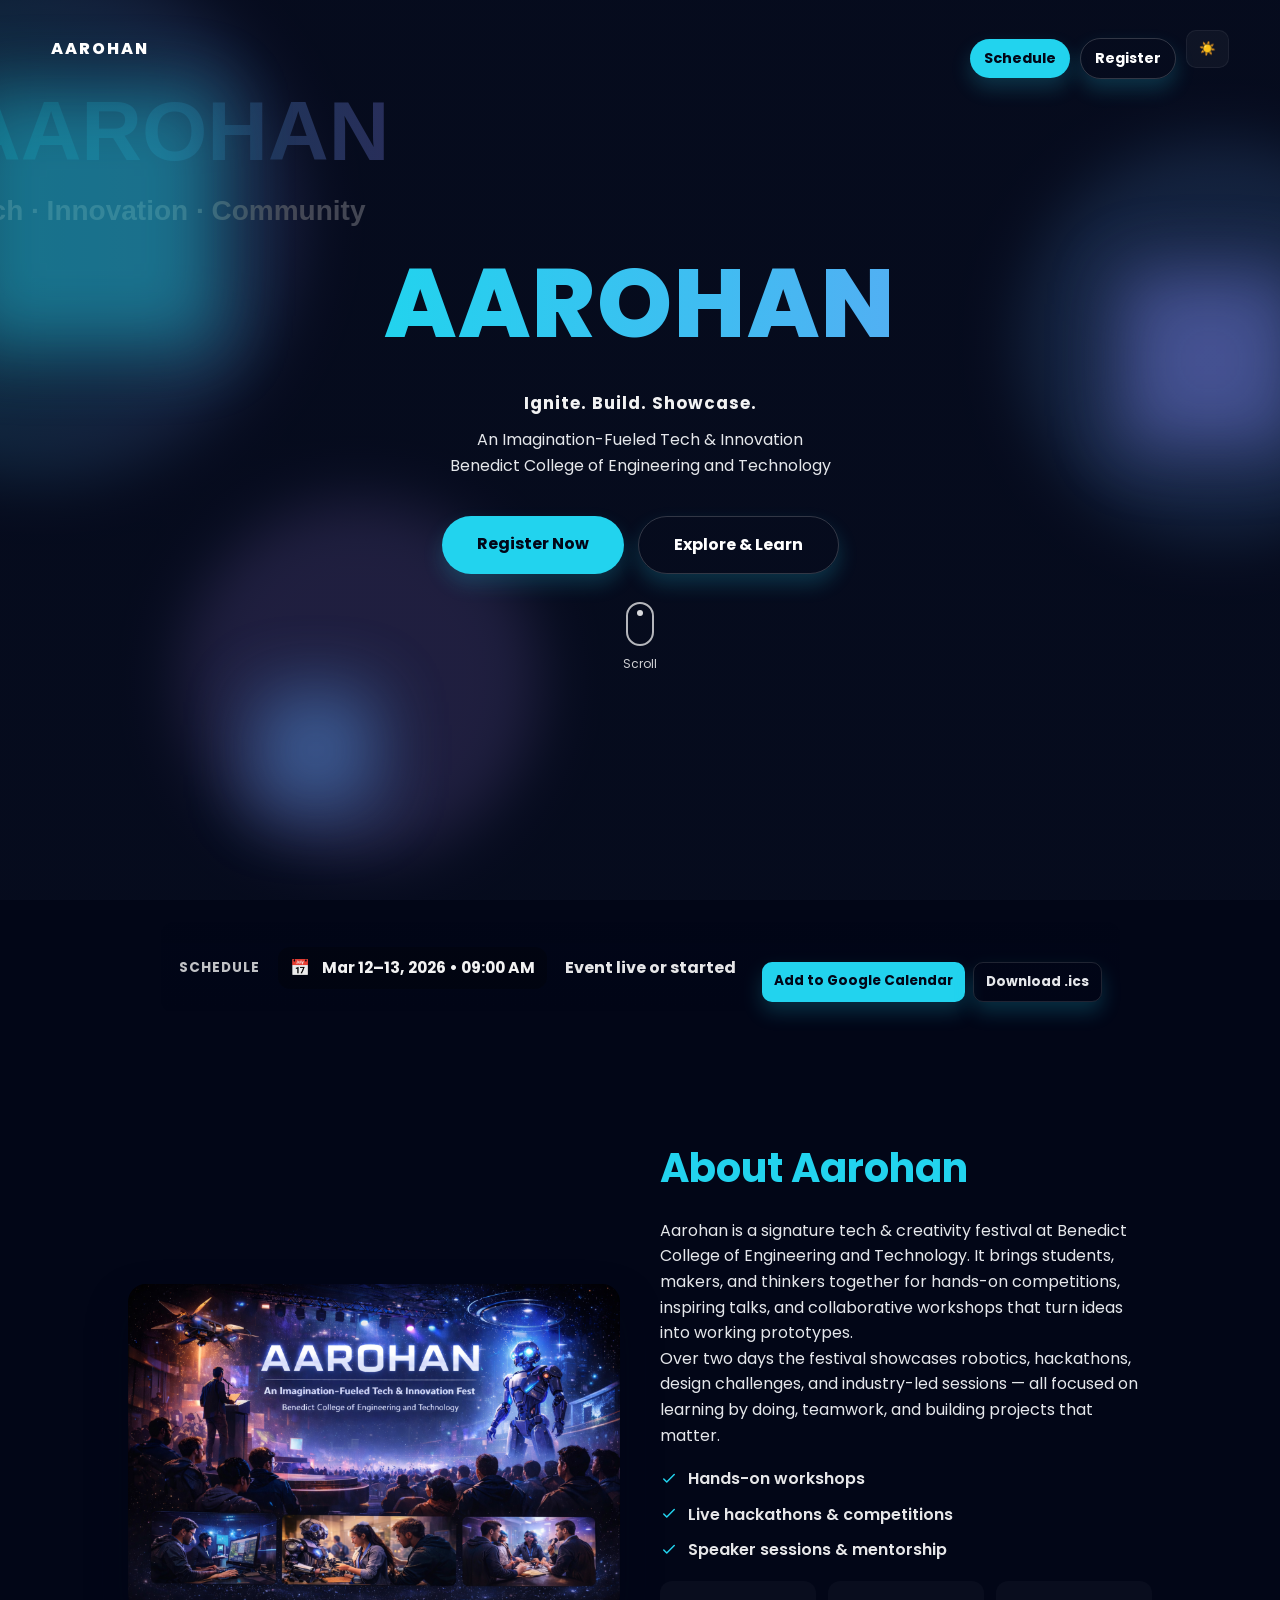
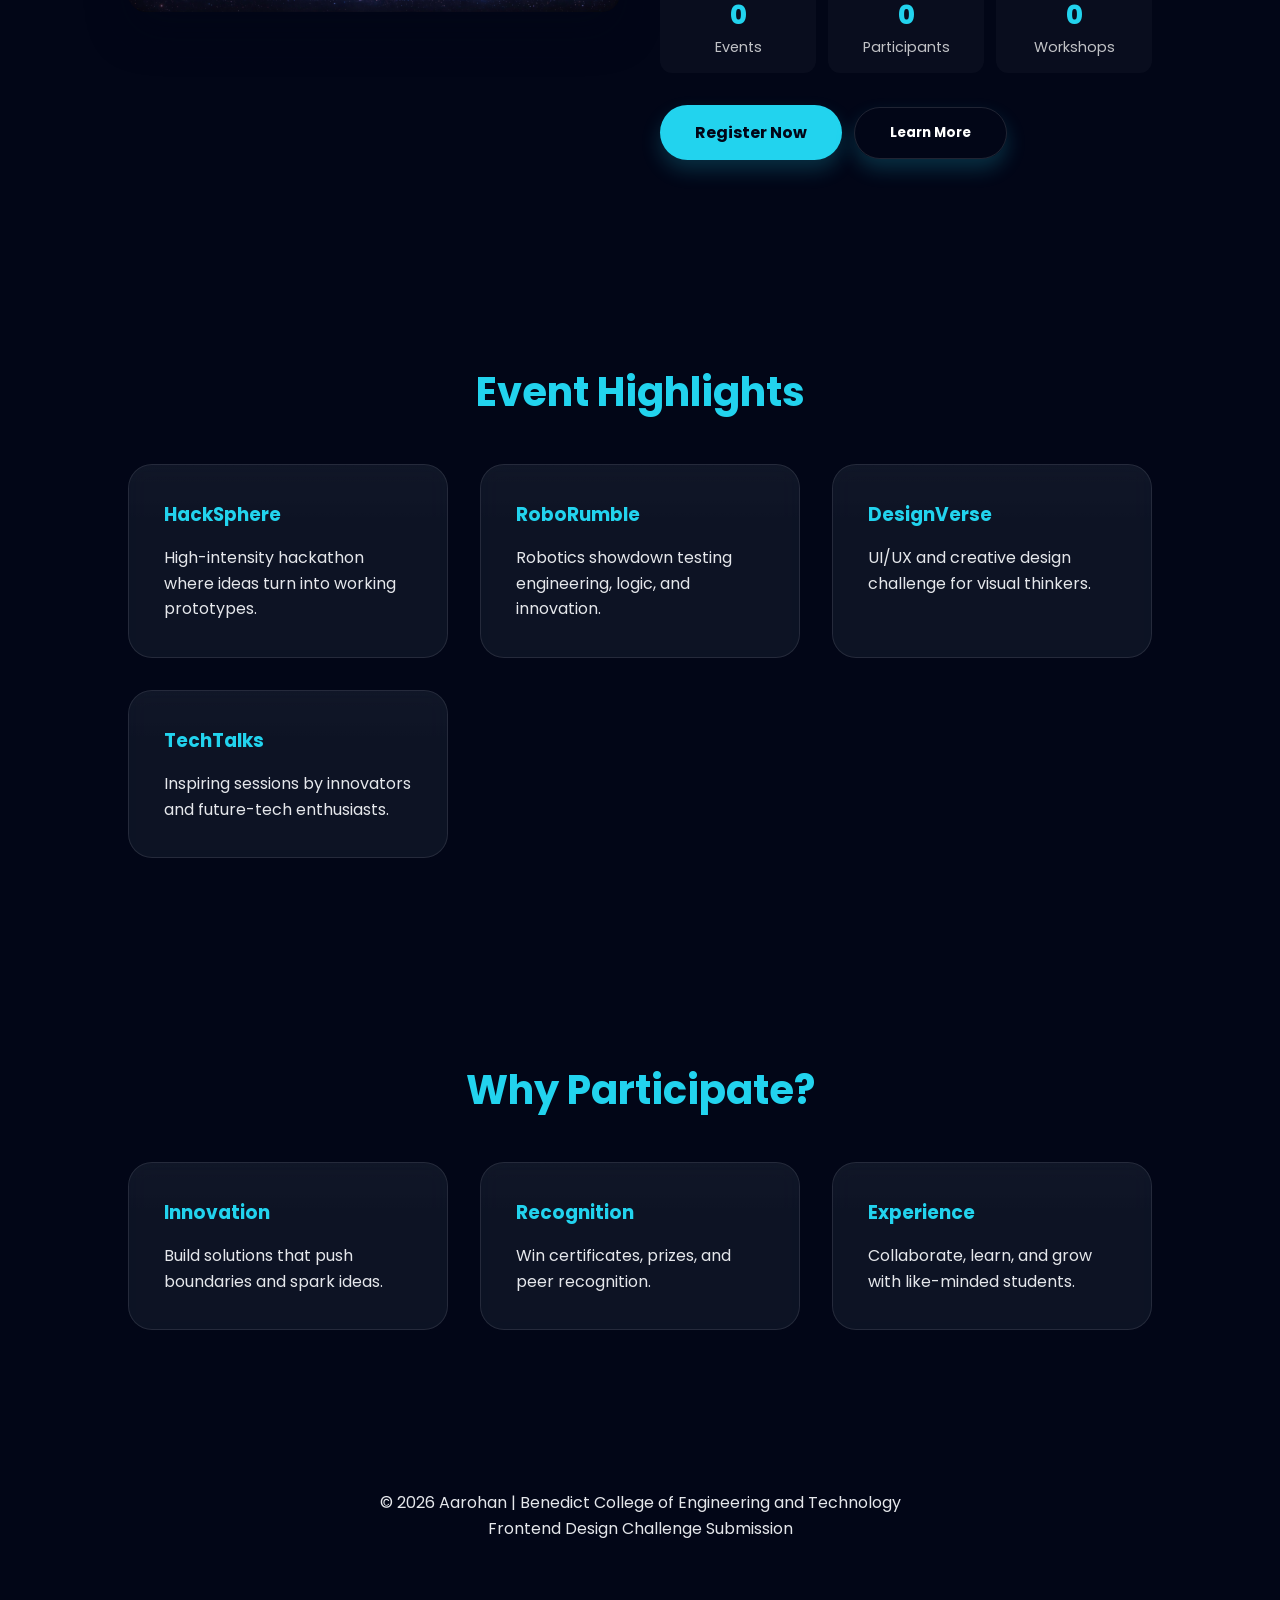
<file: index.html>
<!DOCTYPE html>
<html lang="en">
<head>
  <meta charset="UTF-8" />
  <meta name="viewport" content="width=device-width, initial-scale=1.0" />
  <title>AAROHAN | Benedict College of Engineering and Technology</title>
  <link href="https://fonts.googleapis.com/css2?family=Poppins:wght@300;400;600;700&display=swap" rel="stylesheet">
  <link rel="stylesheet" href="style.css">
</head>
<body>

<header class="hero">
  <nav class="topnav">
    <div class="brand">AAROHAN</div>
    <div class="nav-actions">
      <a href="schedule.html" class="btn small">Schedule</a>
      <a href="#register" class="btn small ghost">Register</a>
      <button class="toggle" id="themeToggle" aria-label="Toggle theme">🌙</button>
    </div>
  </nav>

  <div class="hero-decor">
    <span class="blob b1"></span>
    <span class="blob b2"></span>
    <span class="blob b3"></span>
  </div>

  <div class="overlay">
    <h1 class="hero-title">AAROHAN</h1>
    <p class="hero-sub">Ignite. Build. Showcase.</p>
    <p class="tagline">An Imagination-Fueled Tech & Innovation Fest</p>
    <p class="college">Benedict College of Engineering and Technology</p>

    <div class="hero-ctas">
      <a href="#register" class="btn">Register Now</a>
      <a href="#about" class="btn ghost">Explore & Learn</a>
    </div>

    <a class="scroll-down" href="#about" aria-label="Scroll to about">
      <span class="mouse">
        <span class="wheel"></span>
      </span>
      <span class="scroll-text">Scroll</span>
    </a>
  </div>
</header>

<!-- Separate Event banner / countdown (kept outside the hero) -->
<section id="event" class="event-banner fade">
  <div class="container">
    <div class="event-row">
      <div class="event-label">Schedule</div>
      <div class="event-date" data-date="2026-03-12T09:00:00" data-end="2026-03-13T17:00:00"><span class="ev-icon">📅</span><span class="ev-text">Mar 12–13, 2026 • 09:00 AM</span></div>
      <div class="countdown" aria-live="polite">
        <span class="cd-days">--</span>d
        <span class="cd-hours">--</span>h
        <span class="cd-mins">--</span>m
        <span class="cd-secs">--</span>s
      </div>
      <div class="event-actions">
        <a id="gcalLink" class="btn small" target="_blank" rel="noopener">Add to Google Calendar</a>
        <a id="icsLink" class="btn small ghost" download="aarohan-event.ics">Download .ics</a>
      </div>
    </div>
  </div>
</section>

<section id="about" class="fade">
  <div class="container about-grid">
    <div class="about-image fade">
      <img src="hero.png" alt="Students and technology at Aarohan" />
    </div>

    <div class="about-content fade">
      <h2>About Aarohan</h2>
      <p>
        Aarohan is a signature tech & creativity festival at Benedict College of Engineering and Technology.
        It brings students, makers, and thinkers together for hands-on competitions, inspiring talks, and
        collaborative workshops that turn ideas into working prototypes.
      </p>
      <p>
        Over two days the festival showcases robotics, hackathons, design challenges, and industry-led
        sessions — all focused on learning by doing, teamwork, and building projects that matter.
      </p>

      <ul class="about-features">
        <li><svg width="18" height="18" viewBox="0 0 24 24" fill="none" aria-hidden="true"><path d="M5 12l4 4L19 6" stroke="currentColor" stroke-width="2" stroke-linecap="round" stroke-linejoin="round"/></svg> Hands-on workshops</li>
        <li><svg width="18" height="18" viewBox="0 0 24 24" fill="none" aria-hidden="true"><path d="M5 12l4 4L19 6" stroke="currentColor" stroke-width="2" stroke-linecap="round" stroke-linejoin="round"/></svg> Live hackathons & competitions</li>
        <li><svg width="18" height="18" viewBox="0 0 24 24" fill="none" aria-hidden="true"><path d="M5 12l4 4L19 6" stroke="currentColor" stroke-width="2" stroke-linecap="round" stroke-linejoin="round"/></svg> Speaker sessions & mentorship</li>
      </ul>

      <div class="stats">
        <div class="stat">
          <div class="number" data-target="50">0</div>
          <div class="label">Events</div>
        </div>
        <div class="stat">
          <div class="number" data-target="200">0</div>
          <div class="label">Participants</div>
        </div>
        <div class="stat">
          <div class="number" data-target="30">0</div>
          <div class="label">Workshops</div>
        </div>
      </div>

      <div class="about-cta">
        <a href="#register" class="btn">Register Now</a>
        <button class="btn secondary" id="learnMoreBtn">Learn More</button>
      </div>
    </div>
  </div>

  <!-- About modal -->
  <div id="about-modal" class="modal" aria-hidden="true">
    <div class="modal-backdrop" id="modalBackdrop"></div>
    <div class="modal-panel" role="dialog" aria-modal="true" aria-labelledby="modalTitle">
      <button class="modal-close" id="modalClose" aria-label="Close">×</button>
      <h3 id="modalTitle">A deeper look at Aarohan</h3>
      <p>
        Aarohan focuses on hands-on experience: teams form to solve real problems, mentors guide short
        sprints, and participants demo working prototypes. Judging rewards creativity, usability, and
        technical depth.
      </p>
      <p>
        If you'd like, submit your project idea during registration — mentors may help refine it into a
        competition-ready entry.
      </p>
    </div>
  </div>

</section>

<section id="events" class="fade">
  <h2>Event Highlights</h2>
  <div class="cards">
    <div class="card">
      <h3>HackSphere</h3>
      <p>High-intensity hackathon where ideas turn into working prototypes.</p>
    </div>
    <div class="card">
      <h3>RoboRumble</h3>
      <p>Robotics showdown testing engineering, logic, and innovation.</p>
    </div>
    <div class="card">
      <h3>DesignVerse</h3>
      <p>UI/UX and creative design challenge for visual thinkers.</p>
    </div>
    <div class="card">
      <h3>TechTalks</h3>
      <p>Inspiring sessions by innovators and future-tech enthusiasts.</p>
    </div>
  </div>
</section>

<section id="why" class="fade">
  <h2>Why Participate?</h2>
  <div class="cards">
    <div class="card">
      <h3>Innovation</h3>
      <p>Build solutions that push boundaries and spark ideas.</p>
    </div>
    <div class="card">
      <h3>Recognition</h3>
      <p>Win certificates, prizes, and peer recognition.</p>
    </div>
    <div class="card">
      <h3>Experience</h3>
      <p>Collaborate, learn, and grow with like-minded students.</p>
    </div>
  </div>
</section>

<footer>
  <p>© 2026 Aarohan | Benedict College of Engineering and Technology</p>
  <p>Frontend Design Challenge Submission</p>
</footer>

<script src="script.js"></script>
</body>
</html>
</file>
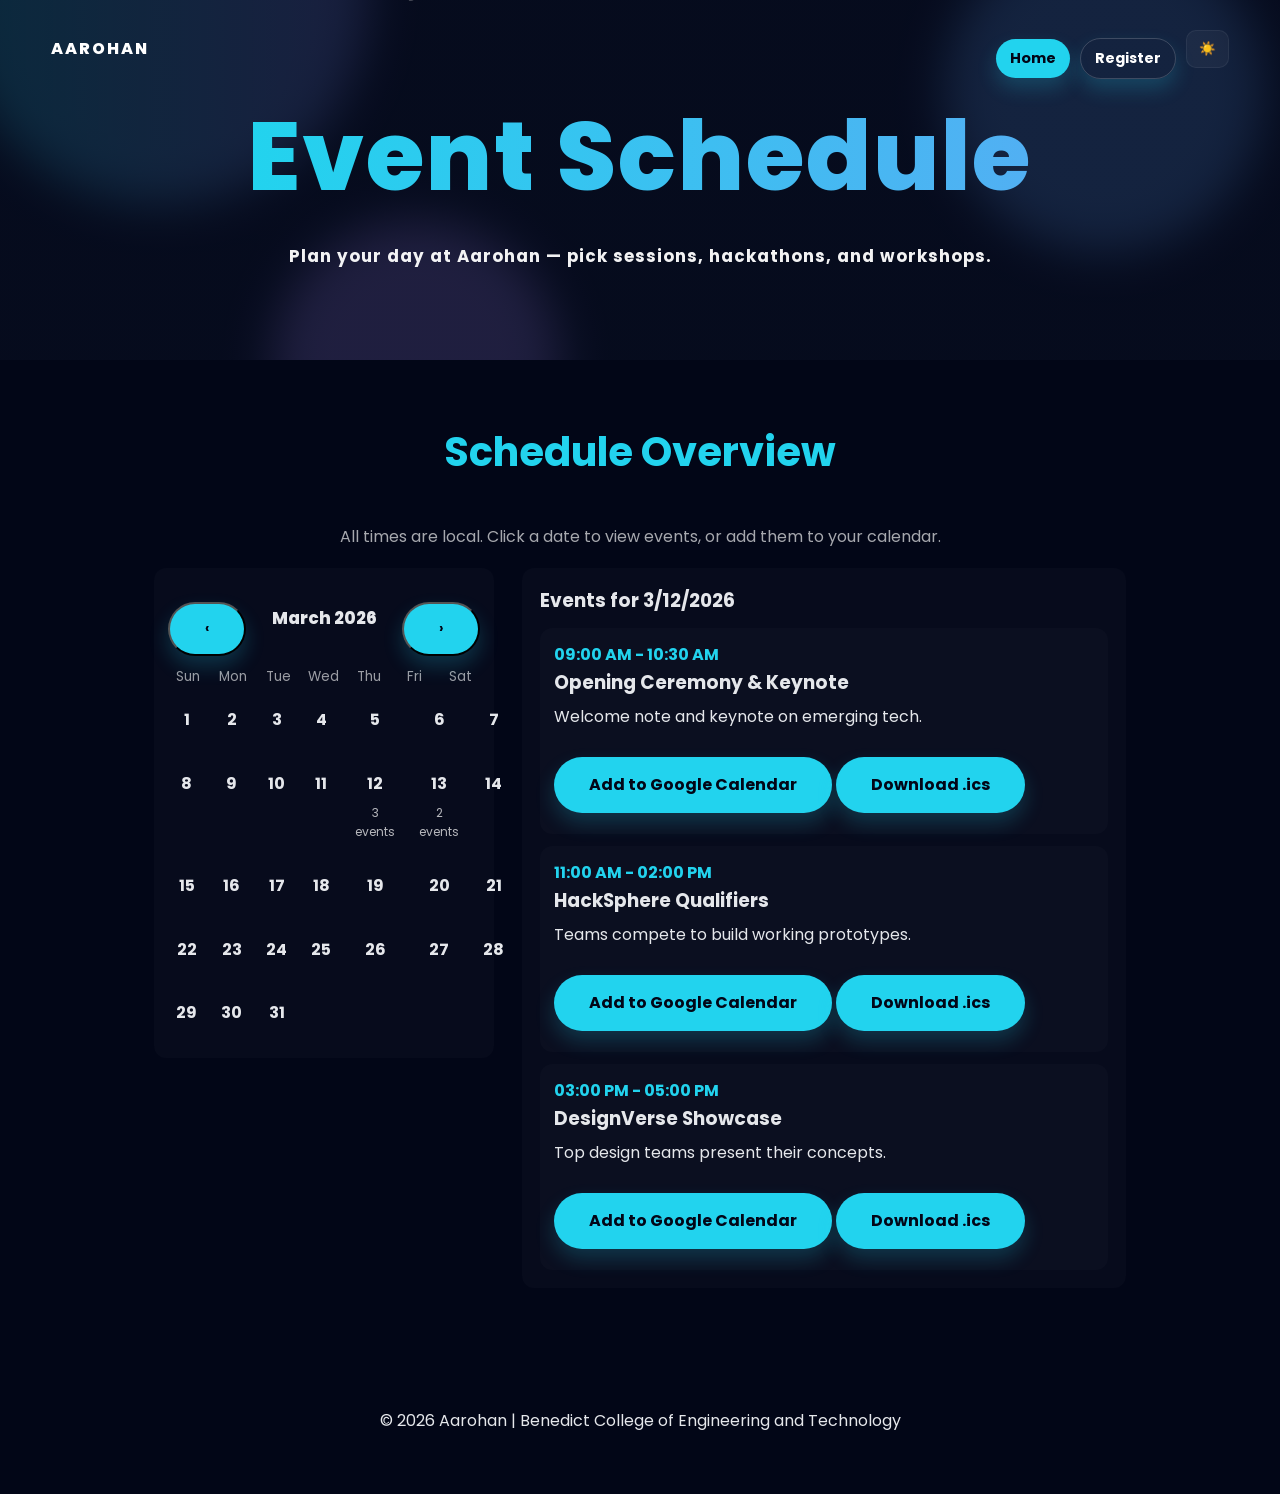
<file: schedule.html>
<!DOCTYPE html>
<html lang="en">
<head>
  <meta charset="utf-8" />
  <meta name="viewport" content="width=device-width,initial-scale=1" />
  <title>Schedule — Aarohan</title>
  <link href="https://fonts.googleapis.com/css2?family=Poppins:wght@300;400;600;700&display=swap" rel="stylesheet">
  <link rel="stylesheet" href="style.css">
</head>
<body>

<header class="hero small-hero">
  <nav class="topnav">
    <div class="brand">AAROHAN</div>
    <div class="nav-actions">
      <a href="index.html" class="btn small">Home</a>
      <a href="#register" class="btn small ghost">Register</a>
      <button class="toggle" id="themeToggle">🌙</button>
    </div>
  </nav>
  <div class="overlay">
    <h1 class="hero-title">Event Schedule</h1>
    <p class="hero-sub">Plan your day at Aarohan — pick sessions, hackathons, and workshops.</p>
  </div>
</header>

<main>
  <section class="fade container schedule">
    <h2>Schedule Overview</h2>
    <p class="muted">All times are local. Click a date to view events, or add them to your calendar.</p>

    <div class="schedule-grid">
      <aside class="calendar-panel">
        <div class="calendar-header">
          <button class="cal-prev btn small" aria-label="Previous month">‹</button>
          <div class="month-label"></div>
          <button class="cal-next btn small" aria-label="Next month">›</button>
        </div>
        <div class="weekday-row">
          <span>Sun</span><span>Mon</span><span>Tue</span><span>Wed</span><span>Thu</span><span>Fri</span><span>Sat</span>
        </div>
        <div class="days-grid"></div>
      </aside>

      <div class="events-panel">
        <div class="events-header">
          <h3 class="events-for">Events for <span class="events-date">—</span></h3>
        </div>
        <div class="events-list">
          <!-- events will be injected here -->
        </div>
      </div>
    </div>

    <!-- Embedded schedule data (edit or extend) -->
    <script type="application/json" id="scheduleData">
    [
      {"title":"Opening Ceremony & Keynote","start":"2026-03-12T09:00:00","end":"2026-03-12T10:30:00","desc":"Welcome note and keynote on emerging tech."},
      {"title":"HackSphere Qualifiers","start":"2026-03-12T11:00:00","end":"2026-03-12T14:00:00","desc":"Teams compete to build working prototypes."},
      {"title":"DesignVerse Showcase","start":"2026-03-12T15:00:00","end":"2026-03-12T17:00:00","desc":"Top design teams present their concepts."},
      {"title":"RoboRumble Finals","start":"2026-03-13T10:00:00","end":"2026-03-13T13:00:00","desc":"Final robotics showdown."},
      {"title":"TechTalks: AI Ethics","start":"2026-03-13T14:00:00","end":"2026-03-13T15:30:00","desc":"Panel discussion on AI ethics."}
    ]
    </script>
  </section>
</main>

<footer>
  <p>© 2026 Aarohan | Benedict College of Engineering and Technology</p>
</footer>

<script src="script.js"></script>
</body>
</html>
</file>
<file: style.css>
:root {
  --primary: #22d3ee;
  --bg-dark: #020617;
  --bg-light: #f8fafc;
  --text-dark: #e5e7eb;
  --text-light: #0f172a;
  --card-bg-dark: rgba(30, 41, 59, 0.4);
  --card-bg-light: #ffffff;
}

* {
  margin: 0;
  padding: 0;
  box-sizing: border-box;
  font-family: 'Poppins', sans-serif;
  scroll-behavior: smooth;
}

body {
  background: var(--bg-dark);
  color: var(--text-dark);
  line-height: 1.6;
  transition: background 0.4s ease, color 0.4s ease;
  overflow-x: hidden;
}

/* LIGHT MODE OVERRIDES */
body.light {
  background: var(--bg-light);
  color: var(--text-light);
}

body.light .card {
  background: var(--card-bg-light);
  color: var(--text-light);
  border: 1px solid rgba(0,0,0,0.05);
  box-shadow: 0 10px 25px rgba(0,0,0,0.05);
}

body.light footer {
  background: #e2e8f0;
  color: #0f172a;
}

/* HERO SECTION */
.hero {
  height: 100vh;
  /* prefer an SVG hero artwork (hero1.svg). If missing, browser will fall back to hero.png */
  background: linear-gradient(rgba(2, 6, 23, 0.7), rgba(2, 6, 23, 0.7)), url("hero1.svg") center / cover no-repeat;
  display: flex;
  align-items: center;
  justify-content: center;
}

.overlay {
  text-align: center;
  padding: 20px;
}

/* Top navigation inside hero */
.topnav {
  position: absolute;
  left: 0; right: 0; top: 18px;
  display: flex; justify-content: space-between; align-items: center;
  padding: 0 4%; z-index: 50;
}
.topnav .brand { font-weight: 800; letter-spacing: 2px; color: white; }
.topnav .nav-actions { display:flex; gap:10px; align-items:center; }
.topnav .btn.small { padding: 8px 14px; font-size: 0.9rem; border-radius: 999px; }

/* Decorative floating blobs */
.hero-decor { position: absolute; inset: 0; pointer-events: none; overflow: visible; }
.blob { position: absolute; filter: blur(36px); opacity: 0.45; transform: translateZ(0); }
.blob.b1 { width: 260px; height: 260px; left: -40px; top: 10%; background: #22d3ee; animation: floaty 6s ease-in-out infinite; }
.blob.b2 { width: 180px; height: 180px; right: -20px; top: 30%; background: #818cf8; animation: floaty 7s ease-in-out infinite reverse; }
.blob.b3 { width: 120px; height: 120px; left: 20%; bottom: 10%; background: #60a5fa; animation: floaty 5.5s ease-in-out infinite; }

@keyframes floaty { 0% { transform: translateY(0) } 50% { transform: translateY(-18px) } 100% { transform: translateY(0) } }

/* subtle blob rotation */
.blob { transform-origin: center; animation-iteration-count: infinite; }
.blob.b1 { animation-name: floaty, rotateSlow; animation-duration: 6s, 18s; animation-timing-function: ease-in-out, linear; }
.blob.b2 { animation-name: floaty, rotateSlow; animation-duration: 7s, 22s; animation-timing-function: ease-in-out, linear; }
.blob.b3 { animation-name: floaty, rotateSlow; animation-duration: 5.5s, 20s; animation-timing-function: ease-in-out, linear; }
@keyframes rotateSlow { 0% { transform: translateY(0) rotate(0deg); } 100% { transform: translateY(0) rotate(360deg); } }

/* Hero subtitle and CTA */
.hero-sub { font-size: 1.05rem; color: rgba(255,255,255,0.95); font-weight: 700; margin: 6px 0 10px; letter-spacing: 1px; }
.hero-ctas { display: flex; gap: 14px; justify-content: center; margin-top: 18px; }
.btn.ghost { background: transparent; color: white; border: 1px solid rgba(255,255,255,0.18); }

/* Fancy CTA entrance */
.hero-ctas { transform-origin: center; animation: ctaPop 900ms cubic-bezier(.2,.9,.3,1) 0.9s both; }
@keyframes ctaPop { 0% { transform: translateY(12px) scale(.96); opacity: 0 } 100% { transform: translateY(0) scale(1); opacity: 1 } }

/* Scroll down indicator */
.scroll-down { display:flex; flex-direction:column; align-items:center; gap:8px; color: rgba(255,255,255,0.85); margin-top: 28px; text-decoration:none; }
.scroll-down .mouse { width: 28px; height: 44px; border: 2px solid rgba(255,255,255,0.7); border-radius: 18px; display:flex; align-items:flex-start; justify-content:center; padding-top:6px; }
.scroll-down .wheel { width:6px; height:6px; background: rgba(255,255,255,0.85); border-radius:50%; animation: wheel 1.6s infinite; }
.scroll-down .scroll-text { font-size:0.75rem; opacity:0.95; }
@keyframes wheel { 0% { transform: translateY(0); opacity: 1 } 60% { transform: translateY(8px); opacity: 0 } 100% { transform: translateY(0); opacity: 1 } }

/* Dark vs light tweaks for hero */
body.light .topnav .brand { color: var(--text-dark); }
body.light .hero-sub, body.light .scroll-down { color: rgba(15,23,42,0.9); }

/* Event banner (separate block) */
.event-banner { padding: 22px 0; display: flex; justify-content: center; }
.event-banner .container { display:flex; justify-content:center; }
.event-row { display:flex; gap:18px; align-items:center; background: linear-gradient(180deg, rgba(2,6,23,0.06), rgba(2,6,23,0)); padding: 12px 18px; border-radius: 14px; }
.event-label { font-size: 0.85rem; color: rgba(255,255,255,0.8); font-weight: 700; text-transform:uppercase; letter-spacing:1px; opacity:0.95; }
.event-date { color: rgba(255,255,255,0.95); font-weight: 700; background: rgba(0,0,0,0.25); padding: 8px 12px; border-radius: 12px; font-size: 0.98rem; display:flex; gap:8px; align-items:center; }
.event-date .ev-icon { font-size: 1rem; }
.event-date .ev-text { margin-left: 4px; }
.countdown { color: rgba(255,255,255,0.9); font-weight: 700; display:flex; gap:8px; align-items:center; font-feature-settings: "tnum" 1; }
.countdown span { background: rgba(255,255,255,0.06); padding:8px 10px; border-radius:8px; min-width: 44px; text-align:center; font-size:0.95rem; }

/* Light-mode specific event-row styling: higher contrast and accent */
body.light .event-row { background: linear-gradient(90deg, #ffffff, #f8fafc); box-shadow: 0 10px 30px rgba(2,6,23,0.06); }
body.light .event-label { color: var(--text-dark); }
body.light .event-date { background: linear-gradient(90deg, var(--primary), #818cf8); color: white; box-shadow: 0 8px 22px rgba(34,211,238,0.08); }
body.light .countdown span { background: rgba(15,23,42,0.04); color: var(--text-dark); }

/* Event action buttons */
.event-actions { display:flex; gap:8px; margin-left: 8px; }
.event-actions .btn.small { padding: 8px 12px; font-size: 0.85rem; border-radius: 10px; }
.event-actions .btn.ghost { background: transparent; color: inherit; border: 1px solid rgba(255,255,255,0.12); }
body.light .event-actions .btn.ghost { border-color: rgba(0,0,0,0.06); }

@media (max-width: 720px) {
  .event-actions { margin-top: 8px; margin-left: 0; }
  .event-row { flex-direction: column; align-items: center; gap: 10px; }
}

/* Schedule page styles */
.small-hero { height: 40vh; min-height: 260px; }
.schedule { padding: 60px 5%; max-width: 1100px; margin: 0 auto; }
.schedule .muted { color: rgba(255,255,255,0.65); text-align:center; margin-bottom: 18px; }
.timeline { display: grid; gap: 18px; margin-top: 18px; }
.timeline-item { display:flex; gap: 18px; align-items: flex-start; background: rgba(255,255,255,0.02); padding: 14px; border-radius: 12px; }
.timeline-item .time { min-width: 110px; font-weight:700; color: var(--primary); }
.timeline-item .content h3 { margin: 0 0 6px 0; }
.timeline-item .item-actions { margin-top:8px; }
body.light .timeline-item { background: #fff; box-shadow: 0 10px 30px rgba(2,6,23,0.04); }

@media (max-width: 820px) {
  .timeline-item { flex-direction: column; }
  .timeline-item .time { min-width: auto; }
}

/* Timeline 3D flip */
.timeline-item { position: relative; perspective: 900px; }
.timeline-item .card-3d { position: relative; width:100%; transform-style: preserve-3d; transition: transform 600ms cubic-bezier(.2,.9,.3,1); }
.timeline-item .front, .timeline-item .back { backface-visibility: hidden; transform-style: preserve-3d; border-radius: 10px; }
.timeline-item .back { position: absolute; inset: 0; transform: rotateY(180deg); padding: 14px; background: rgba(2,6,23,0.98); color: #fff; }
.timeline-item.flipped .card-3d { transform: rotateY(180deg); }

/* Calendar panel styles */
.schedule-grid { display: grid; grid-template-columns: 340px 1fr; gap: 28px; align-items: start; margin-top: 18px; }
.calendar-panel { background: rgba(255,255,255,0.02); padding: 14px; border-radius: 12px; }
.calendar-header { display:flex; align-items:center; justify-content:space-between; margin-bottom:10px; }
.month-label { font-weight:800; font-size:1.05rem; }
.weekday-row { display:grid; grid-template-columns: repeat(7, 1fr); gap:6px; text-align:center; font-size:0.85rem; color:rgba(255,255,255,0.6); margin-bottom:8px; }
.days-grid { display:grid; grid-template-columns: repeat(7, 1fr); gap:8px; }
.day { padding:12px 8px; background: transparent; border-radius:8px; text-align:center; cursor:pointer; transition: transform 180ms ease, background 200ms; }
.day:hover { transform: translateY(-6px); background: rgba(255,255,255,0.03); }
.day .num { display:block; font-weight:700; }
.day .evt-count { display:block; font-size:0.75rem; color: rgba(255,255,255,0.7); margin-top:6px; }
.day.today { box-shadow: 0 8px 30px rgba(34,211,238,0.06); border: 1px solid rgba(34,211,238,0.08); }
.day.inactive { opacity:0.35; }

.events-panel { background: rgba(255,255,255,0.02); padding: 18px; border-radius: 12px; min-height: 220px; }
.events-header { margin-bottom: 12px; }
.events-list { display:flex; flex-direction:column; gap:12px; }
.event-card { padding:12px; border-radius:10px; background: rgba(255,255,255,0.015); transition: transform 180ms ease; }
.event-card:hover { transform: translateY(-6px); box-shadow: 0 14px 40px rgba(2,6,23,0.06); }
.event-time { font-weight:700; color: var(--primary); margin-bottom:6px; }
.event-actions { margin-top:8px; display:flex; gap:8px; }

body.light .calendar-panel, body.light .events-panel { background: #fff; color: var(--text-dark); box-shadow: 0 10px 40px rgba(2,6,23,0.04); }
body.light .day:hover { background: rgba(15,23,42,0.02); }
body.light .day .evt-count { color: rgba(15,23,42,0.6); }

@media (max-width: 920px) {
  .schedule-grid { grid-template-columns: 1fr; }
}

@media (max-width: 820px) {
  .hero { padding-top: 28px; }
  .hero-title { font-size: clamp(2.2rem, 12vw, 4.4rem); }
  .blob.b1, .blob.b2 { display: none; }
  .topnav .brand { font-size: 1.05rem; }
  .event-row { flex-direction: column; gap: 8px; }
}

.hero-title {
  font-size: clamp(3rem, 10vw, 6rem);
  font-weight: 800;
  letter-spacing: 2px;
  background: linear-gradient(to right, #22d3ee, #818cf8);
  background-clip: text;
  -webkit-background-clip: text;
  -webkit-text-fill-color: transparent;
  margin-bottom: 10px;
}

/* Improve visibility of header subtitles in light mode (keep hero-title gradient) */
body.light .overlay {
  color: var(--text-light);
}

body.light .overlay .tagline {
  color: #0f172a; /* darker text for contrast on light bg */
  font-size: 1.25rem; /* slightly larger for emphasis */
  font-weight: 600;
  margin-bottom: 8px;
}

body.light .overlay .college {
  color: #1f2937; /* slightly muted dark color */
  font-size: 1.05rem;
  font-weight: 500;
  margin-bottom: 12px;
}

/* Animated gradient shift for the hero title */
.hero-title {
  background-size: 200% 200%;
  animation: gradientShift 6s linear infinite;
}

@keyframes gradientShift {
  0% { background-position: 0% 50%; }
  50% { background-position: 100% 50%; }
  100% { background-position: 0% 50%; }
}

/* Pop-in for revealed elements */
.fade {
  opacity: 0;
  transform: translateY(40px) scale(0.98);
  transition: opacity 700ms cubic-bezier(0.22, 1, 0.36, 1), transform 700ms cubic-bezier(0.22, 1, 0.36, 1);
}

.fade.show {
  opacity: 1;
  transform: translateY(0) scale(1);
}

/* Card tilt helper (transform preserved via JS) */
.card {
  transform-style: preserve-3d;
  will-change: transform;
}

/* Button ripple */
.btn {
  position: relative;
  overflow: hidden;
}

.btn .ripple {
  position: absolute;
  border-radius: 50%;
  transform: scale(0);
  background: rgba(255,255,255,0.7);
  animation: ripple 600ms linear;
  pointer-events: none;
}

@keyframes ripple {
  to { transform: scale(4); opacity: 0; }
}

/* Progress bar (top) */
.progress {
  position: fixed;
  top: 0;
  left: 0;
  height: 4px;
  background: linear-gradient(90deg,var(--primary),#818cf8);
  width: 0%;
  z-index: 2000;
  transition: width 120ms linear;
}

/* Subtle overlay movement */
.overlay {
  transition: transform 220ms ease-out;
}

/* ABOUT SECTION */
.about-grid {
  display: grid;
  grid-template-columns: 1fr 1fr;
  gap: 2.5rem;
  align-items: center;
}

.about-image img {
  width: 100%;
  height: auto;
  border-radius: 18px;
  box-shadow: 0 20px 40px rgba(2,6,23,0.45);
  display: block;
}

.about-content h2 {
  text-align: left;
  margin-bottom: 18px;
}

.about-features {
  list-style: none;
  margin: 18px 0;
  padding: 0;
  display: grid;
  grid-template-columns: 1fr;
  gap: 10px;
}

.about-features li {
  display: flex;
  gap: 10px;
  align-items: center;
  color: rgba(255,255,255,0.9);
  font-weight: 600;
  transform-origin: left center;
}

body.light .about-features li {
  color: #0f172a;
}

.about-features svg { color: var(--primary); flex-shrink: 0; }

.stats {
  display: grid;
  grid-template-columns: repeat(3, 1fr);
  gap: 12px;
  margin: 18px 0 6px 0;
}

.stat {
  background: rgba(255,255,255,0.03);
  padding: 14px 18px;
  border-radius: 12px;
  text-align: center;
}

.number {
  font-size: 1.6rem;
  font-weight: 800;
  color: var(--primary);
}

.label { font-size: 0.9rem; color: rgba(255,255,255,0.75); }

body.light .stat { background: rgba(15,23,42,0.03); }

.about-cta { margin-top: 12px; display: flex; gap: 12px; align-items: center; }
.btn.secondary { background: transparent; color: white; border: 1px solid rgba(255,255,255,0.12); }
body.light .btn.secondary { color: var(--text-dark); border-color: rgba(0,0,0,0.06); }

/* Modal */
.modal { display: none; }
.modal[aria-hidden="false"] { display: block; }
.modal-backdrop {
  position: fixed; inset: 0; background: rgba(2,6,23,0.55); z-index: 1500; opacity: 0; transition: opacity 220ms ease;
}
.modal-panel {
  position: fixed; left: 50%; top: 50%; transform: translate(-50%, -50%) scale(.98);
  width: min(760px, 92%); background: var(--bg-dark); color: var(--text-dark);
  padding: 26px; border-radius: 12px; z-index: 1600; box-shadow: 0 30px 80px rgba(2,6,23,0.6);
  transition: transform 240ms ease, opacity 240ms ease;
}
.modal[aria-hidden="false"] .modal-backdrop { opacity: 1; }
.modal[aria-hidden="false"] .modal-panel { transform: translate(-50%, -50%) scale(1); }
.modal-close { position: absolute; right: 12px; top: 8px; background: transparent; border: none; font-size: 26px; color: #fff; cursor: pointer; }

@media (max-width: 900px) {
  .about-grid { grid-template-columns: 1fr; }
  .stats { grid-template-columns: repeat(3, 1fr); }
}

@media (max-width: 520px) {
  .stats { grid-template-columns: repeat(2, 1fr); }
  .hero-title { font-size: clamp(2.4rem, 12vw, 4rem); }
}

/* SECTIONS & GRID */
section {
  padding: 100px 10%;
  max-width: 1400px;
  margin: 0 auto;
}

h2 {
  font-size: 2.5rem;
  color: var(--primary);
  margin-bottom: 40px;
  text-align: center;
}

.cards {
  display: grid;
  grid-template-columns: repeat(auto-fit, minmax(280px, 1fr));
  gap: 2rem;
}

.card {
  background: var(--card-bg-dark);
  backdrop-filter: blur(12px);
  border: 1px solid rgba(255, 255, 255, 0.1);
  border-radius: 24px;
  padding: 35px;
  transition: all 0.5s cubic-bezier(0.175, 0.885, 0.32, 1.275);
}

.card:hover {
  transform: translateY(-12px);
  border-color: var(--primary);
  box-shadow: 0 20px 40px rgba(34, 211, 238, 0.15);
}

/* 3D depth for cards */
.cards, .timeline { perspective: 1200px; }
.card, .timeline-item { transform-style: preserve-3d; will-change: transform; }
.card { transition: transform 420ms cubic-bezier(.2,.9,.3,1), box-shadow 420ms; }
.card:hover { transform: translateY(-18px) rotateX(3deg); box-shadow: 0 30px 60px rgba(2,6,23,0.5); }

/* layered shine */
.card::before { content: ''; position: absolute; inset: 0; pointer-events: none; border-radius: 24px; background: linear-gradient(180deg, rgba(255,255,255,0.02), transparent 30%); mix-blend-mode: overlay; }

.card h3 {
  margin-bottom: 15px;
  color: var(--primary);
}

/* BUTTON */
.btn {
  display: inline-block;
  margin-top: 20px;
  padding: 15px 35px;
  background: var(--primary);
  color: #020617;
  border-radius: 50px;
  text-decoration: none;
  font-weight: 700;
  transition: 0.3s;
  box-shadow: 0 10px 20px rgba(34, 211, 238, 0.2);
}

.btn:hover {
  transform: scale(1.05);
  box-shadow: 0 15px 30px rgba(34, 211, 238, 0.4);
}

/* TOGGLE BUTTON */
.toggle {
  padding: 8px 12px;
  border-radius: 10px;
  border: 1px solid rgba(255,255,255,0.06);
  cursor: pointer;
  background: rgba(255,255,255,0.04);
  color: inherit;
  transition: 0.2s;
  display: inline-flex;
  align-items: center;
  justify-content: center;
}

.toggle:hover { transform: translateY(-2px); }

/* Theme toggle spin */
.toggle.spin { transition: transform 420ms ease; transform: rotate(360deg); }

/* FOOTER */
footer {
  padding: 60px 20px;
  background: #020617;
  text-align: center;
  transition: background 0.4s ease;
}

/* SCROLL ANIMATION */
.fade {
  opacity: 0;
  transform: translateY(40px);
  transition: 1s cubic-bezier(0.22, 1, 0.36, 1);
}

.fade.show {
  opacity: 1;
  transform: translateY(0);
}
</file>
